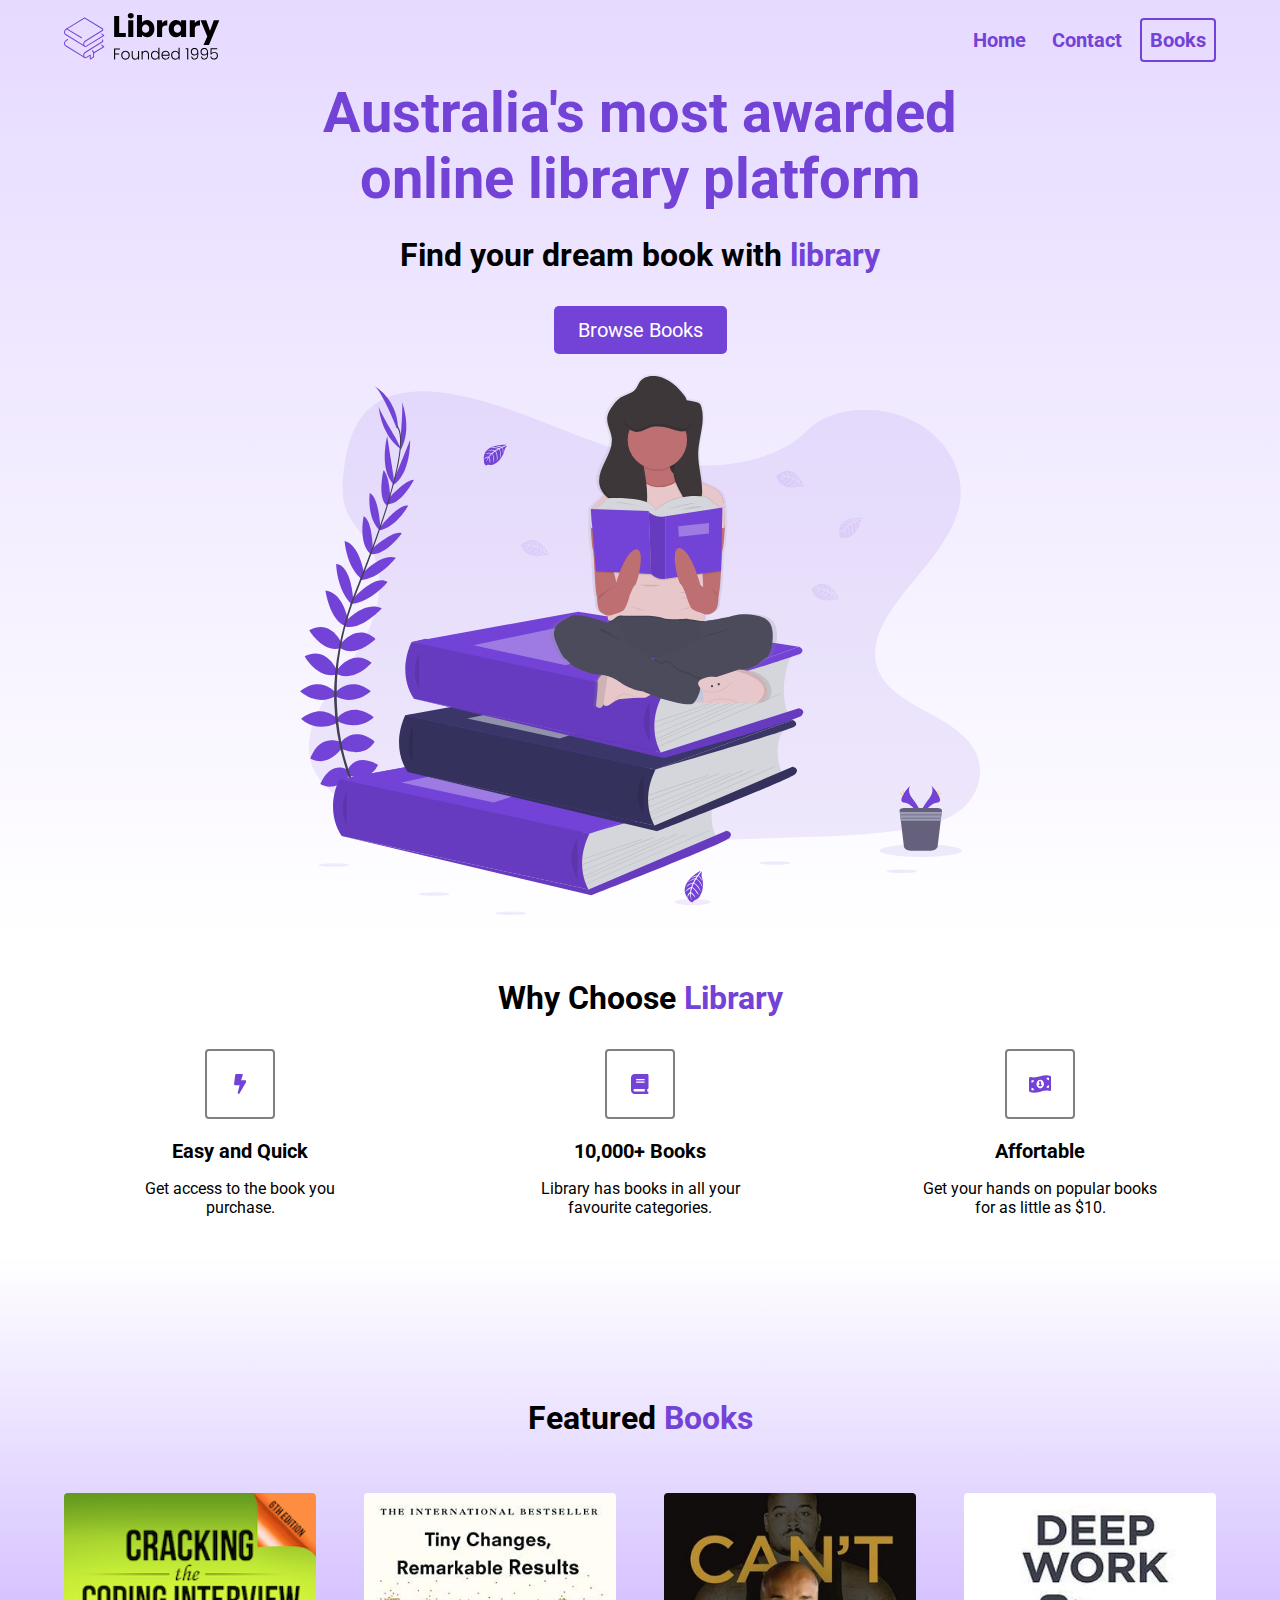
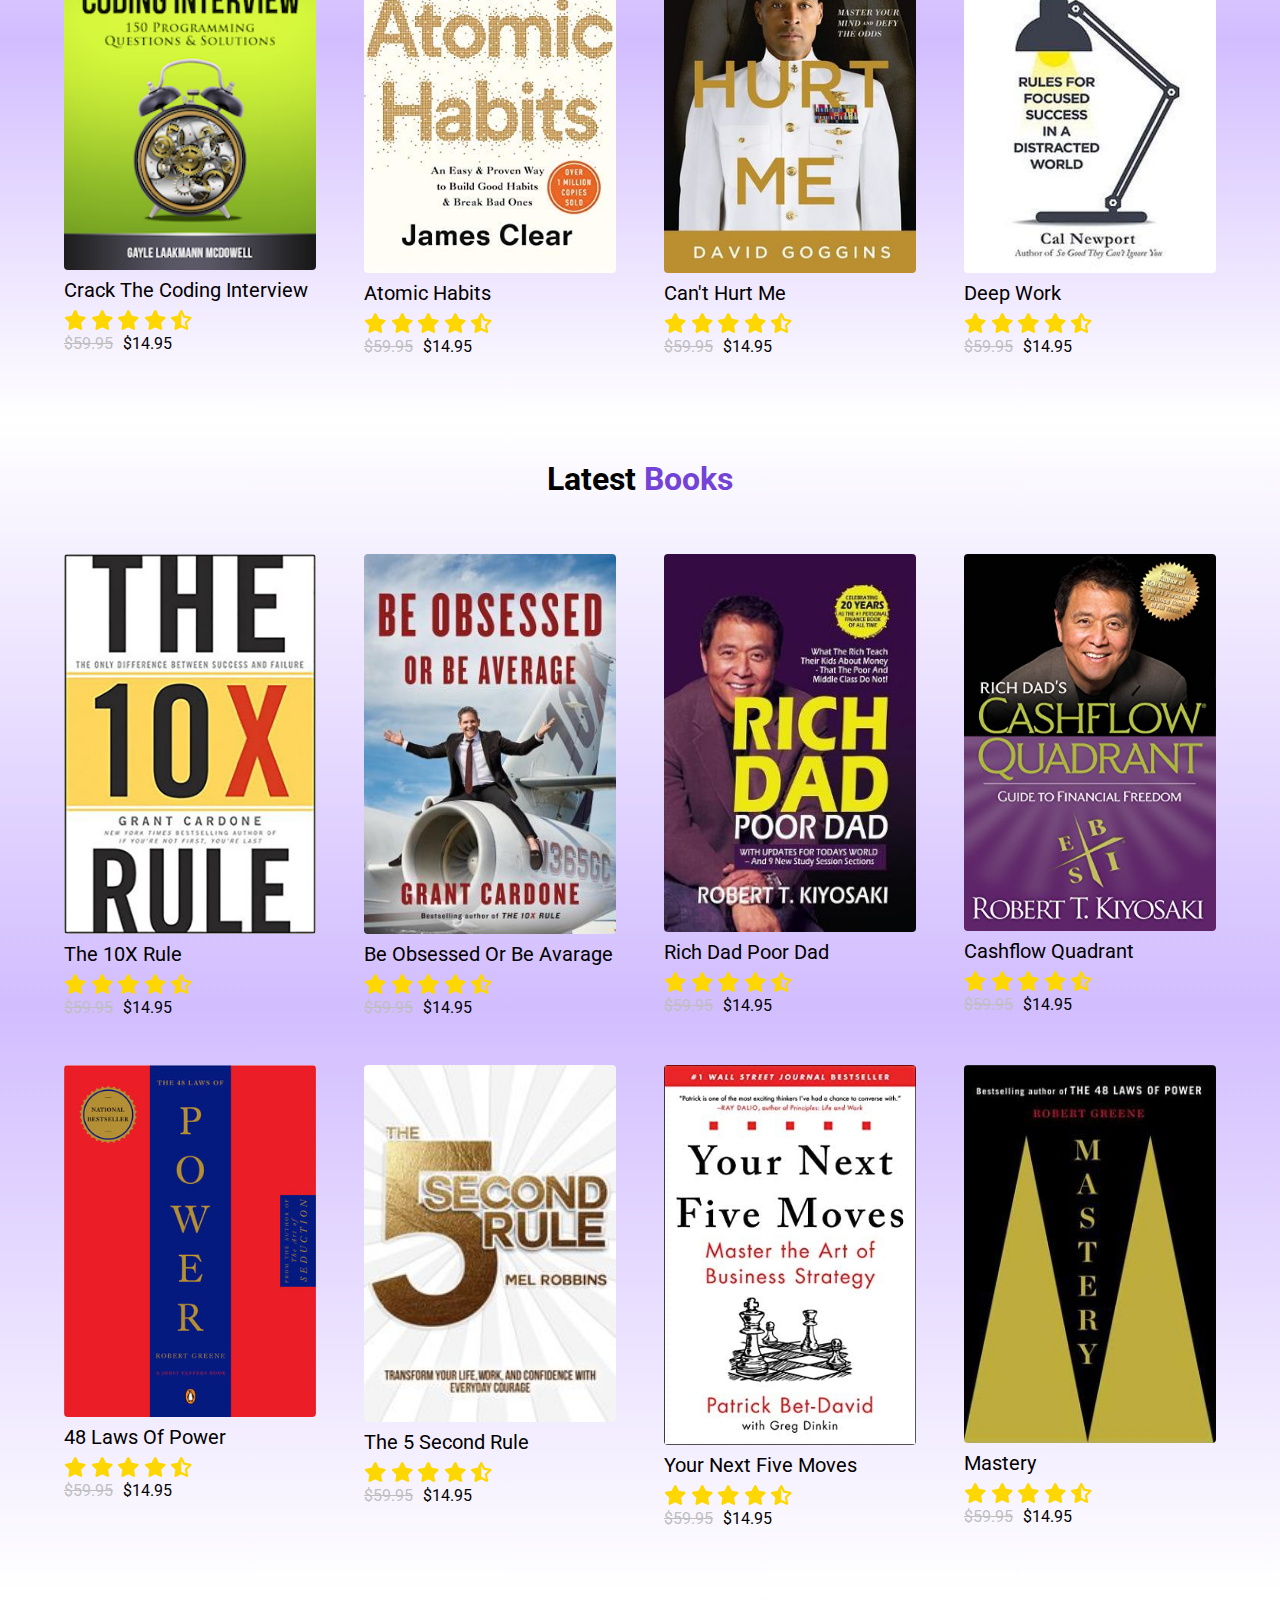
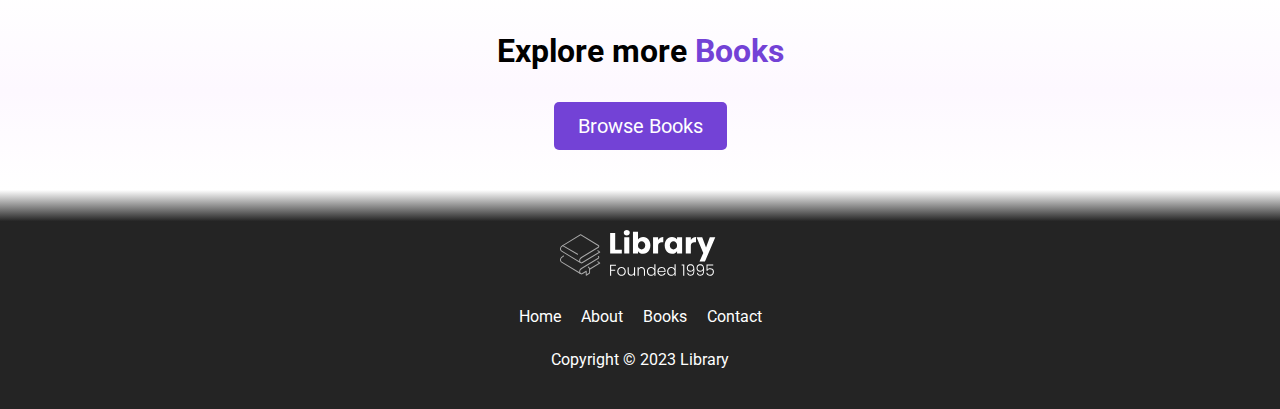
<file: Project e-commerce/index.html>
<!DOCTYPE html>
<html lang="en">
<head>
    <meta charset="UTF-8">
    <meta http-equiv="X-UA-Compatible" content="IE=edge">
    <meta name="viewport" content="width=device-width, initial-scale=1.0">
    <title>Library</title>
    <link rel="stylesheet" href="./styles.css">
    <script src="app.js"></script>
</head>
<body>
    <section class="linear__gradient">
        <nav>
            <div class="nav__container">
                <img class="logo" src="./assets/Library.svg">
                <ul class="nav__links">
                    <li><a href="#" class="nav__link">Home</a></li>
                    <li><a href="#" class="nav__link">Contact</a></li>
                    <li><a href="#" class="nav__link nav__link--primary">Books</a></li>
                </ul>
            
            <button class="btn__menu" onclick="openMenu()">
                <svg class="menu__open" xmlns="http://www.w3.org/2000/svg" viewBox="0 0 448 512"><path d="M0 96C0 78.3 14.3 64 32 64H416c17.7 0 32 14.3 32 32s-14.3 32-32 32H32C14.3 128 0 113.7 0 96zM0 256c0-17.7 14.3-32 32-32H416c17.7 0 32 14.3 32 32s-14.3 32-32 32H32c-17.7 0-32-14.3-32-32zM448 416c0 17.7-14.3 32-32 32H32c-17.7 0-32-14.3-32-32s14.3-32 32-32H416c17.7 0 32 14.3 32 32z"/></svg>
            </button>
            <div class="menu__backdrop">
                <button class="btn__menu btn__menu--close" onclick="closeMenu()">
                    <svg class="x__button" xmlns="http://www.w3.org/2000/svg" viewBox="0 0 384 512"><path d="M376.6 84.5c11.3-13.6 9.5-33.8-4.1-45.1s-33.8-9.5-45.1 4.1L192 206 56.6 43.5C45.3 29.9 25.1 28.1 11.5 39.4S-3.9 70.9 7.4 84.5L150.3 256 7.4 427.5c-11.3 13.6-9.5 33.8 4.1 45.1s33.8 9.5 45.1-4.1L192 306 327.4 468.5c11.3 13.6 31.5 15.4 45.1 4.1s15.4-31.5 4.1-45.1L233.7 256 376.6 84.5z"/></svg>
                </button>
                <ul class="menu__links">
                    <li class="menu__list">
                        <a href="#" class="menu__link" onclick="closeMenu()">Home</a>
                    </li>
                    <li class="menu__list">
                        <a href="#features" class="menu__link" onclick="closeMenu()">Books</a>
                    </li>
                    <li class="menu__list">
                        <a class="menu__link no-cursor" onclick="closeMenu()">Contact</a>
                    </li>
                </ul>
            </div>
        </div>
        </nav>
        <header>
            <div class="header__container">
                <div class="header__description">
                    <h1>
                       <span class="purple">Australia's most awarded online library platform</span>
                    </h1>
                    <h2>
                        Find your dream book with <span class="purple">library</span>
                    </h2>
                    <a href="#features">
                        <button class="btn">Browse Books</button>
                    </a>
                </div>
                <figure>
                    <img src="./assets/Undraw_Books.svg" class="header__img--wrapper">
                </figure>
            </div>
        </header>
    </section>
    <main>
        <section id="highlights">
            <div class="container">
                <div class="row">
                    <h2 class="section__title">
                        Why Choose <span class="purple">Library</span>
                    </h2>
                    <div class="highlight__wrapper">
                        <div class="highlight">
                            <div class="highlight__img">
                                <svg class="first__icons" xmlns="http://www.w3.org/2000/svg" viewBox="0 0 320 512"><path d="M296 160H180.6l42.6-129.8C227.2 15 215.7 0 200 0H56C44 0 33.8 8.9 32.2 20.8l-32 240C-1.7 275.2 9.5 288 24 288h118.7L96.6 482.5c-3.6 15.2 8 29.5 23.3 29.5 8.4 0 16.4-4.4 20.8-12l176-304c9.3-15.9-2.2-36-20.7-36z"/></svg>
                            </div>
                                <h3 class="highlight__subtitle">
                                    Easy and Quick
                                </h3>
                                <p class="highlight__para">
                                    Get access to the book you purchase.
                                </p>
                        </div>
                        <div class="highlight">
                            <div class="highlight__img">
                                <svg class="first__icons" xmlns="http://www.w3.org/2000/svg" viewBox="0 0 448 512"><path d="M96 0C43 0 0 43 0 96V416c0 53 43 96 96 96H384h32c17.7 0 32-14.3 32-32s-14.3-32-32-32V384c17.7 0 32-14.3 32-32V32c0-17.7-14.3-32-32-32H384 96zm0 384H352v64H96c-17.7 0-32-14.3-32-32s14.3-32 32-32zm32-240c0-8.8 7.2-16 16-16H336c8.8 0 16 7.2 16 16s-7.2 16-16 16H144c-8.8 0-16-7.2-16-16zm16 48H336c8.8 0 16 7.2 16 16s-7.2 16-16 16H144c-8.8 0-16-7.2-16-16s7.2-16 16-16z"/></svg>
                            </div>
                                <h3 class="highlight__subtitle">
                                    10,000+ Books
                                </h3>
                                <p class="highlight__para">
                                    Library has books in all your favourite categories.
                                </p>
                        </div>
                        <div class="highlight">
                            <div class="highlight__img">
                                <svg class="first__icons" xmlns="http://www.w3.org/2000/svg" viewBox="0 0 576 512"><path d="M0 112.5V422.3c0 18 10.1 35 27 41.3c87 32.5 174 10.3 261-11.9c79.8-20.3 159.6-40.7 239.3-18.9c23 6.3 48.7-9.5 48.7-33.4V89.7c0-18-10.1-35-27-41.3C462 15.9 375 38.1 288 60.3C208.2 80.6 128.4 100.9 48.7 79.1C25.6 72.8 0 88.6 0 112.5zM128 416H64V352c35.3 0 64 28.7 64 64zM64 224V160h64c0 35.3-28.7 64-64 64zM448 352c0-35.3 28.7-64 64-64v64H448zm64-192c-35.3 0-64-28.7-64-64h64v64zM384 256c0 61.9-43 112-96 112s-96-50.1-96-112s43-112 96-112s96 50.1 96 112zM252 208c0 9.7 6.9 17.7 16 19.6V276h-4c-11 0-20 9-20 20s9 20 20 20h24 24c11 0 20-9 20-20s-9-20-20-20h-4V208c0-11-9-20-20-20H272c-11 0-20 9-20 20z"/></svg>
                            </div>
                                <h3 class="highlight__subtitle">
                                    Affortable
                                </h3>
                                <p class="highlight__para">
                                    Get your hands on popular books for as little as $10.
                                </p>
                        </div>
                    </div>
                </div>
            </div>
        </section>
        <section id="features">
            <div class="container">
                <div class="row">
                    <h2 class="section__title">
                        Featured <span class="purple">Books</span>
                    </h2>
                    <div class="books">
                        <div class="book">
                            <figure class="book__img--wrapper">
                                <img class="book__img" src="./assets/crack the coding interview.png">
                            </figure>
                            <div class="book__title">
                                Crack The Coding Interview
                            </div>
                            <div class="book__rating">
                                <svg  class="stars" xmlns="http://www.w3.org/2000/svg" viewBox="0 0 576 512"><path d="M316.9 18C311.6 7 300.4 0 288.1 0s-23.4 7-28.8 18L195 150.3 51.4 171.5c-12 1.8-22 10.2-25.7 21.7s-.7 24.2 7.9 32.7L137.8 329 113.2 474.7c-2 12 3 24.2 12.9 31.3s23 8 33.8 2.3l128.3-68.5 128.3 68.5c10.8 5.7 23.9 4.9 33.8-2.3s14.9-19.3 12.9-31.3L438.5 329 542.7 225.9c8.6-8.5 11.7-21.2 7.9-32.7s-13.7-19.9-25.7-21.7L381.2 150.3 316.9 18z"/></svg>
                                <svg  class="stars" xmlns="http://www.w3.org/2000/svg" viewBox="0 0 576 512"><path d="M316.9 18C311.6 7 300.4 0 288.1 0s-23.4 7-28.8 18L195 150.3 51.4 171.5c-12 1.8-22 10.2-25.7 21.7s-.7 24.2 7.9 32.7L137.8 329 113.2 474.7c-2 12 3 24.2 12.9 31.3s23 8 33.8 2.3l128.3-68.5 128.3 68.5c10.8 5.7 23.9 4.9 33.8-2.3s14.9-19.3 12.9-31.3L438.5 329 542.7 225.9c8.6-8.5 11.7-21.2 7.9-32.7s-13.7-19.9-25.7-21.7L381.2 150.3 316.9 18z"/></svg>
                                <svg  class="stars" xmlns="http://www.w3.org/2000/svg" viewBox="0 0 576 512"><path d="M316.9 18C311.6 7 300.4 0 288.1 0s-23.4 7-28.8 18L195 150.3 51.4 171.5c-12 1.8-22 10.2-25.7 21.7s-.7 24.2 7.9 32.7L137.8 329 113.2 474.7c-2 12 3 24.2 12.9 31.3s23 8 33.8 2.3l128.3-68.5 128.3 68.5c10.8 5.7 23.9 4.9 33.8-2.3s14.9-19.3 12.9-31.3L438.5 329 542.7 225.9c8.6-8.5 11.7-21.2 7.9-32.7s-13.7-19.9-25.7-21.7L381.2 150.3 316.9 18z"/></svg>
                                <svg  class="stars" xmlns="http://www.w3.org/2000/svg" viewBox="0 0 576 512"><path d="M316.9 18C311.6 7 300.4 0 288.1 0s-23.4 7-28.8 18L195 150.3 51.4 171.5c-12 1.8-22 10.2-25.7 21.7s-.7 24.2 7.9 32.7L137.8 329 113.2 474.7c-2 12 3 24.2 12.9 31.3s23 8 33.8 2.3l128.3-68.5 128.3 68.5c10.8 5.7 23.9 4.9 33.8-2.3s14.9-19.3 12.9-31.3L438.5 329 542.7 225.9c8.6-8.5 11.7-21.2 7.9-32.7s-13.7-19.9-25.7-21.7L381.2 150.3 316.9 18z"/></svg>
                                <svg  class="stars" xmlns="http://www.w3.org/2000/svg" viewBox="0 0 576 512"><path d="M288 376.4l.1-.1 26.4 14.1 85.2 45.5-16.5-97.6-4.8-28.7 20.7-20.5 70.1-69.3-96.1-14.2-29.3-4.3-12.9-26.6L288.1 86.9l-.1 .3V376.4zm175.1 98.3c2 12-3 24.2-12.9 31.3s-23 8-33.8 2.3L288.1 439.8 159.8 508.3C149 514 135.9 513.1 126 506s-14.9-19.3-12.9-31.3L137.8 329 33.6 225.9c-8.6-8.5-11.7-21.2-7.9-32.7s13.7-19.9 25.7-21.7L195 150.3 259.4 18c5.4-11 16.5-18 28.8-18s23.4 7 28.8 18l64.3 132.3 143.6 21.2c12 1.8 22 10.2 25.7 21.7s.7 24.2-7.9 32.7L438.5 329l24.6 145.7z"/></svg>
                            </div>
                            <div class="book__price">
                                <span class="book__price--normal">$59.95</span> $14.95
                            </div>
                        </div>
                        <div class="book">
                            <figure class="book__img--wrapper">
                                <img class="book__img" src="./assets/atomic habits.jpg">
                            </figure>
                            <div class="book__title">
                                Atomic Habits
                            </div>
                            <div class="book__rating">
                                <svg class="stars" xmlns="http://www.w3.org/2000/svg" viewBox="0 0 576 512"><path d="M316.9 18C311.6 7 300.4 0 288.1 0s-23.4 7-28.8 18L195 150.3 51.4 171.5c-12 1.8-22 10.2-25.7 21.7s-.7 24.2 7.9 32.7L137.8 329 113.2 474.7c-2 12 3 24.2 12.9 31.3s23 8 33.8 2.3l128.3-68.5 128.3 68.5c10.8 5.7 23.9 4.9 33.8-2.3s14.9-19.3 12.9-31.3L438.5 329 542.7 225.9c8.6-8.5 11.7-21.2 7.9-32.7s-13.7-19.9-25.7-21.7L381.2 150.3 316.9 18z"/></svg>
                                <svg class="stars" xmlns="http://www.w3.org/2000/svg" viewBox="0 0 576 512"><path d="M316.9 18C311.6 7 300.4 0 288.1 0s-23.4 7-28.8 18L195 150.3 51.4 171.5c-12 1.8-22 10.2-25.7 21.7s-.7 24.2 7.9 32.7L137.8 329 113.2 474.7c-2 12 3 24.2 12.9 31.3s23 8 33.8 2.3l128.3-68.5 128.3 68.5c10.8 5.7 23.9 4.9 33.8-2.3s14.9-19.3 12.9-31.3L438.5 329 542.7 225.9c8.6-8.5 11.7-21.2 7.9-32.7s-13.7-19.9-25.7-21.7L381.2 150.3 316.9 18z"/></svg>
                                <svg class="stars" xmlns="http://www.w3.org/2000/svg" viewBox="0 0 576 512"><path d="M316.9 18C311.6 7 300.4 0 288.1 0s-23.4 7-28.8 18L195 150.3 51.4 171.5c-12 1.8-22 10.2-25.7 21.7s-.7 24.2 7.9 32.7L137.8 329 113.2 474.7c-2 12 3 24.2 12.9 31.3s23 8 33.8 2.3l128.3-68.5 128.3 68.5c10.8 5.7 23.9 4.9 33.8-2.3s14.9-19.3 12.9-31.3L438.5 329 542.7 225.9c8.6-8.5 11.7-21.2 7.9-32.7s-13.7-19.9-25.7-21.7L381.2 150.3 316.9 18z"/></svg>
                                <svg class="stars" xmlns="http://www.w3.org/2000/svg" viewBox="0 0 576 512"><path d="M316.9 18C311.6 7 300.4 0 288.1 0s-23.4 7-28.8 18L195 150.3 51.4 171.5c-12 1.8-22 10.2-25.7 21.7s-.7 24.2 7.9 32.7L137.8 329 113.2 474.7c-2 12 3 24.2 12.9 31.3s23 8 33.8 2.3l128.3-68.5 128.3 68.5c10.8 5.7 23.9 4.9 33.8-2.3s14.9-19.3 12.9-31.3L438.5 329 542.7 225.9c8.6-8.5 11.7-21.2 7.9-32.7s-13.7-19.9-25.7-21.7L381.2 150.3 316.9 18z"/></svg>
                                <svg class="stars" xmlns="http://www.w3.org/2000/svg" viewBox="0 0 576 512"><path d="M288 376.4l.1-.1 26.4 14.1 85.2 45.5-16.5-97.6-4.8-28.7 20.7-20.5 70.1-69.3-96.1-14.2-29.3-4.3-12.9-26.6L288.1 86.9l-.1 .3V376.4zm175.1 98.3c2 12-3 24.2-12.9 31.3s-23 8-33.8 2.3L288.1 439.8 159.8 508.3C149 514 135.9 513.1 126 506s-14.9-19.3-12.9-31.3L137.8 329 33.6 225.9c-8.6-8.5-11.7-21.2-7.9-32.7s13.7-19.9 25.7-21.7L195 150.3 259.4 18c5.4-11 16.5-18 28.8-18s23.4 7 28.8 18l64.3 132.3 143.6 21.2c12 1.8 22 10.2 25.7 21.7s.7 24.2-7.9 32.7L438.5 329l24.6 145.7z"/></svg>
                            </div>
                            <div class="book__price">
                                <span class="book__price--normal">$59.95</span> $14.95
                            </div>
                        </div>
                        <div class="book">
                            <figure class="book__img--wrapper">
                                <img class="book__img" src="./assets/david goggins.jpeg">
                            </figure>
                            <div class="book__title">
                                Can't Hurt Me
                            </div>
                            <div class="book__rating">
                                <svg class="stars" xmlns="http://www.w3.org/2000/svg" viewBox="0 0 576 512"><path d="M316.9 18C311.6 7 300.4 0 288.1 0s-23.4 7-28.8 18L195 150.3 51.4 171.5c-12 1.8-22 10.2-25.7 21.7s-.7 24.2 7.9 32.7L137.8 329 113.2 474.7c-2 12 3 24.2 12.9 31.3s23 8 33.8 2.3l128.3-68.5 128.3 68.5c10.8 5.7 23.9 4.9 33.8-2.3s14.9-19.3 12.9-31.3L438.5 329 542.7 225.9c8.6-8.5 11.7-21.2 7.9-32.7s-13.7-19.9-25.7-21.7L381.2 150.3 316.9 18z"/></svg>
                                <svg class="stars" xmlns="http://www.w3.org/2000/svg" viewBox="0 0 576 512"><path d="M316.9 18C311.6 7 300.4 0 288.1 0s-23.4 7-28.8 18L195 150.3 51.4 171.5c-12 1.8-22 10.2-25.7 21.7s-.7 24.2 7.9 32.7L137.8 329 113.2 474.7c-2 12 3 24.2 12.9 31.3s23 8 33.8 2.3l128.3-68.5 128.3 68.5c10.8 5.7 23.9 4.9 33.8-2.3s14.9-19.3 12.9-31.3L438.5 329 542.7 225.9c8.6-8.5 11.7-21.2 7.9-32.7s-13.7-19.9-25.7-21.7L381.2 150.3 316.9 18z"/></svg>
                                <svg class="stars" xmlns="http://www.w3.org/2000/svg" viewBox="0 0 576 512"><path d="M316.9 18C311.6 7 300.4 0 288.1 0s-23.4 7-28.8 18L195 150.3 51.4 171.5c-12 1.8-22 10.2-25.7 21.7s-.7 24.2 7.9 32.7L137.8 329 113.2 474.7c-2 12 3 24.2 12.9 31.3s23 8 33.8 2.3l128.3-68.5 128.3 68.5c10.8 5.7 23.9 4.9 33.8-2.3s14.9-19.3 12.9-31.3L438.5 329 542.7 225.9c8.6-8.5 11.7-21.2 7.9-32.7s-13.7-19.9-25.7-21.7L381.2 150.3 316.9 18z"/></svg>
                                <svg class="stars" xmlns="http://www.w3.org/2000/svg" viewBox="0 0 576 512"><path d="M316.9 18C311.6 7 300.4 0 288.1 0s-23.4 7-28.8 18L195 150.3 51.4 171.5c-12 1.8-22 10.2-25.7 21.7s-.7 24.2 7.9 32.7L137.8 329 113.2 474.7c-2 12 3 24.2 12.9 31.3s23 8 33.8 2.3l128.3-68.5 128.3 68.5c10.8 5.7 23.9 4.9 33.8-2.3s14.9-19.3 12.9-31.3L438.5 329 542.7 225.9c8.6-8.5 11.7-21.2 7.9-32.7s-13.7-19.9-25.7-21.7L381.2 150.3 316.9 18z"/></svg>
                                <svg class="stars" xmlns="http://www.w3.org/2000/svg" viewBox="0 0 576 512"><path d="M288 376.4l.1-.1 26.4 14.1 85.2 45.5-16.5-97.6-4.8-28.7 20.7-20.5 70.1-69.3-96.1-14.2-29.3-4.3-12.9-26.6L288.1 86.9l-.1 .3V376.4zm175.1 98.3c2 12-3 24.2-12.9 31.3s-23 8-33.8 2.3L288.1 439.8 159.8 508.3C149 514 135.9 513.1 126 506s-14.9-19.3-12.9-31.3L137.8 329 33.6 225.9c-8.6-8.5-11.7-21.2-7.9-32.7s13.7-19.9 25.7-21.7L195 150.3 259.4 18c5.4-11 16.5-18 28.8-18s23.4 7 28.8 18l64.3 132.3 143.6 21.2c12 1.8 22 10.2 25.7 21.7s.7 24.2-7.9 32.7L438.5 329l24.6 145.7z"/></svg>
                            </div>
                            <div class="book__price">
                                <span class="book__price--normal">$59.95</span> $14.95
                            </div>
                        </div>
                        <div class="book">
                            <figure class="book__img--wrapper">
                                <img class="book__img" src="./assets/deep work.jpeg">
                            </figure>
                            <div class="book__title">
                                Deep Work
                            </div>
                            <div class="book__rating">
                                <svg class="stars" xmlns="http://www.w3.org/2000/svg" viewBox="0 0 576 512"><path d="M316.9 18C311.6 7 300.4 0 288.1 0s-23.4 7-28.8 18L195 150.3 51.4 171.5c-12 1.8-22 10.2-25.7 21.7s-.7 24.2 7.9 32.7L137.8 329 113.2 474.7c-2 12 3 24.2 12.9 31.3s23 8 33.8 2.3l128.3-68.5 128.3 68.5c10.8 5.7 23.9 4.9 33.8-2.3s14.9-19.3 12.9-31.3L438.5 329 542.7 225.9c8.6-8.5 11.7-21.2 7.9-32.7s-13.7-19.9-25.7-21.7L381.2 150.3 316.9 18z"/></svg>
                                <svg class="stars" xmlns="http://www.w3.org/2000/svg" viewBox="0 0 576 512"><path d="M316.9 18C311.6 7 300.4 0 288.1 0s-23.4 7-28.8 18L195 150.3 51.4 171.5c-12 1.8-22 10.2-25.7 21.7s-.7 24.2 7.9 32.7L137.8 329 113.2 474.7c-2 12 3 24.2 12.9 31.3s23 8 33.8 2.3l128.3-68.5 128.3 68.5c10.8 5.7 23.9 4.9 33.8-2.3s14.9-19.3 12.9-31.3L438.5 329 542.7 225.9c8.6-8.5 11.7-21.2 7.9-32.7s-13.7-19.9-25.7-21.7L381.2 150.3 316.9 18z"/></svg>
                                <svg class="stars" xmlns="http://www.w3.org/2000/svg" viewBox="0 0 576 512"><path d="M316.9 18C311.6 7 300.4 0 288.1 0s-23.4 7-28.8 18L195 150.3 51.4 171.5c-12 1.8-22 10.2-25.7 21.7s-.7 24.2 7.9 32.7L137.8 329 113.2 474.7c-2 12 3 24.2 12.9 31.3s23 8 33.8 2.3l128.3-68.5 128.3 68.5c10.8 5.7 23.9 4.9 33.8-2.3s14.9-19.3 12.9-31.3L438.5 329 542.7 225.9c8.6-8.5 11.7-21.2 7.9-32.7s-13.7-19.9-25.7-21.7L381.2 150.3 316.9 18z"/></svg>
                                <svg class="stars" xmlns="http://www.w3.org/2000/svg" viewBox="0 0 576 512"><path d="M316.9 18C311.6 7 300.4 0 288.1 0s-23.4 7-28.8 18L195 150.3 51.4 171.5c-12 1.8-22 10.2-25.7 21.7s-.7 24.2 7.9 32.7L137.8 329 113.2 474.7c-2 12 3 24.2 12.9 31.3s23 8 33.8 2.3l128.3-68.5 128.3 68.5c10.8 5.7 23.9 4.9 33.8-2.3s14.9-19.3 12.9-31.3L438.5 329 542.7 225.9c8.6-8.5 11.7-21.2 7.9-32.7s-13.7-19.9-25.7-21.7L381.2 150.3 316.9 18z"/></svg>
                                <svg class="stars" xmlns="http://www.w3.org/2000/svg" viewBox="0 0 576 512"><path d="M288 376.4l.1-.1 26.4 14.1 85.2 45.5-16.5-97.6-4.8-28.7 20.7-20.5 70.1-69.3-96.1-14.2-29.3-4.3-12.9-26.6L288.1 86.9l-.1 .3V376.4zm175.1 98.3c2 12-3 24.2-12.9 31.3s-23 8-33.8 2.3L288.1 439.8 159.8 508.3C149 514 135.9 513.1 126 506s-14.9-19.3-12.9-31.3L137.8 329 33.6 225.9c-8.6-8.5-11.7-21.2-7.9-32.7s13.7-19.9 25.7-21.7L195 150.3 259.4 18c5.4-11 16.5-18 28.8-18s23.4 7 28.8 18l64.3 132.3 143.6 21.2c12 1.8 22 10.2 25.7 21.7s.7 24.2-7.9 32.7L438.5 329l24.6 145.7z"/></svg>
                            </div>
                            <div class="book__price">
                                <span class="book__price--normal">$59.95</span> $14.95
                            </div>
                        </div>
                    </div>  
                </div>
            </div>
        </section>
        <section id="recent">
            <div class="container">
                <div class="row">
                    <h2 class="section__title">
                        Latest <span class="purple">Books</span>
                    </h2>
                    <div class="books">
                        <div class="book">
                            <figure class="book__img--wrapper">
                                <img class="book__img" src="./assets/book-1.jpeg">
                            </figure>
                            <div class="book__title">
                                The 10X Rule
                            </div>
                            <div class="book__rating">
                                <svg class="stars" xmlns="http://www.w3.org/2000/svg" viewBox="0 0 576 512"><path d="M316.9 18C311.6 7 300.4 0 288.1 0s-23.4 7-28.8 18L195 150.3 51.4 171.5c-12 1.8-22 10.2-25.7 21.7s-.7 24.2 7.9 32.7L137.8 329 113.2 474.7c-2 12 3 24.2 12.9 31.3s23 8 33.8 2.3l128.3-68.5 128.3 68.5c10.8 5.7 23.9 4.9 33.8-2.3s14.9-19.3 12.9-31.3L438.5 329 542.7 225.9c8.6-8.5 11.7-21.2 7.9-32.7s-13.7-19.9-25.7-21.7L381.2 150.3 316.9 18z"/></svg>
                                <svg class="stars" xmlns="http://www.w3.org/2000/svg" viewBox="0 0 576 512"><path d="M316.9 18C311.6 7 300.4 0 288.1 0s-23.4 7-28.8 18L195 150.3 51.4 171.5c-12 1.8-22 10.2-25.7 21.7s-.7 24.2 7.9 32.7L137.8 329 113.2 474.7c-2 12 3 24.2 12.9 31.3s23 8 33.8 2.3l128.3-68.5 128.3 68.5c10.8 5.7 23.9 4.9 33.8-2.3s14.9-19.3 12.9-31.3L438.5 329 542.7 225.9c8.6-8.5 11.7-21.2 7.9-32.7s-13.7-19.9-25.7-21.7L381.2 150.3 316.9 18z"/></svg>
                                <svg class="stars" xmlns="http://www.w3.org/2000/svg" viewBox="0 0 576 512"><path d="M316.9 18C311.6 7 300.4 0 288.1 0s-23.4 7-28.8 18L195 150.3 51.4 171.5c-12 1.8-22 10.2-25.7 21.7s-.7 24.2 7.9 32.7L137.8 329 113.2 474.7c-2 12 3 24.2 12.9 31.3s23 8 33.8 2.3l128.3-68.5 128.3 68.5c10.8 5.7 23.9 4.9 33.8-2.3s14.9-19.3 12.9-31.3L438.5 329 542.7 225.9c8.6-8.5 11.7-21.2 7.9-32.7s-13.7-19.9-25.7-21.7L381.2 150.3 316.9 18z"/></svg>
                                <svg class="stars" xmlns="http://www.w3.org/2000/svg" viewBox="0 0 576 512"><path d="M316.9 18C311.6 7 300.4 0 288.1 0s-23.4 7-28.8 18L195 150.3 51.4 171.5c-12 1.8-22 10.2-25.7 21.7s-.7 24.2 7.9 32.7L137.8 329 113.2 474.7c-2 12 3 24.2 12.9 31.3s23 8 33.8 2.3l128.3-68.5 128.3 68.5c10.8 5.7 23.9 4.9 33.8-2.3s14.9-19.3 12.9-31.3L438.5 329 542.7 225.9c8.6-8.5 11.7-21.2 7.9-32.7s-13.7-19.9-25.7-21.7L381.2 150.3 316.9 18z"/></svg>
                                <svg class="stars" xmlns="http://www.w3.org/2000/svg" viewBox="0 0 576 512"><path d="M288 376.4l.1-.1 26.4 14.1 85.2 45.5-16.5-97.6-4.8-28.7 20.7-20.5 70.1-69.3-96.1-14.2-29.3-4.3-12.9-26.6L288.1 86.9l-.1 .3V376.4zm175.1 98.3c2 12-3 24.2-12.9 31.3s-23 8-33.8 2.3L288.1 439.8 159.8 508.3C149 514 135.9 513.1 126 506s-14.9-19.3-12.9-31.3L137.8 329 33.6 225.9c-8.6-8.5-11.7-21.2-7.9-32.7s13.7-19.9 25.7-21.7L195 150.3 259.4 18c5.4-11 16.5-18 28.8-18s23.4 7 28.8 18l64.3 132.3 143.6 21.2c12 1.8 22 10.2 25.7 21.7s.7 24.2-7.9 32.7L438.5 329l24.6 145.7z"/></svg>
                            </div>
                            <div class="book__price">
                                <span class="book__price--normal">$59.95</span> $14.95
                            </div>
                        </div>
                        <div class="book">
                            <figure class="book__img--wrapper">
                                <img class="book__img" src="./assets/book-2.jpeg">
                            </figure>
                            <div class="book__title">
                                Be Obsessed Or Be Avarage
                            </div>
                            <div class="book__rating">
                                <svg class="stars" xmlns="http://www.w3.org/2000/svg" viewBox="0 0 576 512"><path d="M316.9 18C311.6 7 300.4 0 288.1 0s-23.4 7-28.8 18L195 150.3 51.4 171.5c-12 1.8-22 10.2-25.7 21.7s-.7 24.2 7.9 32.7L137.8 329 113.2 474.7c-2 12 3 24.2 12.9 31.3s23 8 33.8 2.3l128.3-68.5 128.3 68.5c10.8 5.7 23.9 4.9 33.8-2.3s14.9-19.3 12.9-31.3L438.5 329 542.7 225.9c8.6-8.5 11.7-21.2 7.9-32.7s-13.7-19.9-25.7-21.7L381.2 150.3 316.9 18z"/></svg>
                                <svg class="stars" xmlns="http://www.w3.org/2000/svg" viewBox="0 0 576 512"><path d="M316.9 18C311.6 7 300.4 0 288.1 0s-23.4 7-28.8 18L195 150.3 51.4 171.5c-12 1.8-22 10.2-25.7 21.7s-.7 24.2 7.9 32.7L137.8 329 113.2 474.7c-2 12 3 24.2 12.9 31.3s23 8 33.8 2.3l128.3-68.5 128.3 68.5c10.8 5.7 23.9 4.9 33.8-2.3s14.9-19.3 12.9-31.3L438.5 329 542.7 225.9c8.6-8.5 11.7-21.2 7.9-32.7s-13.7-19.9-25.7-21.7L381.2 150.3 316.9 18z"/></svg>
                                <svg class="stars" xmlns="http://www.w3.org/2000/svg" viewBox="0 0 576 512"><path d="M316.9 18C311.6 7 300.4 0 288.1 0s-23.4 7-28.8 18L195 150.3 51.4 171.5c-12 1.8-22 10.2-25.7 21.7s-.7 24.2 7.9 32.7L137.8 329 113.2 474.7c-2 12 3 24.2 12.9 31.3s23 8 33.8 2.3l128.3-68.5 128.3 68.5c10.8 5.7 23.9 4.9 33.8-2.3s14.9-19.3 12.9-31.3L438.5 329 542.7 225.9c8.6-8.5 11.7-21.2 7.9-32.7s-13.7-19.9-25.7-21.7L381.2 150.3 316.9 18z"/></svg>
                                <svg class="stars" xmlns="http://www.w3.org/2000/svg" viewBox="0 0 576 512"><path d="M316.9 18C311.6 7 300.4 0 288.1 0s-23.4 7-28.8 18L195 150.3 51.4 171.5c-12 1.8-22 10.2-25.7 21.7s-.7 24.2 7.9 32.7L137.8 329 113.2 474.7c-2 12 3 24.2 12.9 31.3s23 8 33.8 2.3l128.3-68.5 128.3 68.5c10.8 5.7 23.9 4.9 33.8-2.3s14.9-19.3 12.9-31.3L438.5 329 542.7 225.9c8.6-8.5 11.7-21.2 7.9-32.7s-13.7-19.9-25.7-21.7L381.2 150.3 316.9 18z"/></svg>
                                <svg class="stars" xmlns="http://www.w3.org/2000/svg" viewBox="0 0 576 512"><path d="M288 376.4l.1-.1 26.4 14.1 85.2 45.5-16.5-97.6-4.8-28.7 20.7-20.5 70.1-69.3-96.1-14.2-29.3-4.3-12.9-26.6L288.1 86.9l-.1 .3V376.4zm175.1 98.3c2 12-3 24.2-12.9 31.3s-23 8-33.8 2.3L288.1 439.8 159.8 508.3C149 514 135.9 513.1 126 506s-14.9-19.3-12.9-31.3L137.8 329 33.6 225.9c-8.6-8.5-11.7-21.2-7.9-32.7s13.7-19.9 25.7-21.7L195 150.3 259.4 18c5.4-11 16.5-18 28.8-18s23.4 7 28.8 18l64.3 132.3 143.6 21.2c12 1.8 22 10.2 25.7 21.7s.7 24.2-7.9 32.7L438.5 329l24.6 145.7z"/></svg>
                            </div>
                            <div class="book__price">
                                <span class="book__price--normal">$59.95</span> $14.95
                            </div>
                        </div>
                        <div class="book">
                            <figure class="book__img--wrapper">
                                <img class="book__img" src="./assets/book-3.jpeg">
                            </figure>
                            <div class="book__title">
                                Rich Dad Poor Dad
                            </div>
                            <div class="book__rating">
                                <svg class="stars" xmlns="http://www.w3.org/2000/svg" viewBox="0 0 576 512"><path d="M316.9 18C311.6 7 300.4 0 288.1 0s-23.4 7-28.8 18L195 150.3 51.4 171.5c-12 1.8-22 10.2-25.7 21.7s-.7 24.2 7.9 32.7L137.8 329 113.2 474.7c-2 12 3 24.2 12.9 31.3s23 8 33.8 2.3l128.3-68.5 128.3 68.5c10.8 5.7 23.9 4.9 33.8-2.3s14.9-19.3 12.9-31.3L438.5 329 542.7 225.9c8.6-8.5 11.7-21.2 7.9-32.7s-13.7-19.9-25.7-21.7L381.2 150.3 316.9 18z"/></svg>
                                <svg class="stars" xmlns="http://www.w3.org/2000/svg" viewBox="0 0 576 512"><path d="M316.9 18C311.6 7 300.4 0 288.1 0s-23.4 7-28.8 18L195 150.3 51.4 171.5c-12 1.8-22 10.2-25.7 21.7s-.7 24.2 7.9 32.7L137.8 329 113.2 474.7c-2 12 3 24.2 12.9 31.3s23 8 33.8 2.3l128.3-68.5 128.3 68.5c10.8 5.7 23.9 4.9 33.8-2.3s14.9-19.3 12.9-31.3L438.5 329 542.7 225.9c8.6-8.5 11.7-21.2 7.9-32.7s-13.7-19.9-25.7-21.7L381.2 150.3 316.9 18z"/></svg>
                                <svg class="stars" xmlns="http://www.w3.org/2000/svg" viewBox="0 0 576 512"><path d="M316.9 18C311.6 7 300.4 0 288.1 0s-23.4 7-28.8 18L195 150.3 51.4 171.5c-12 1.8-22 10.2-25.7 21.7s-.7 24.2 7.9 32.7L137.8 329 113.2 474.7c-2 12 3 24.2 12.9 31.3s23 8 33.8 2.3l128.3-68.5 128.3 68.5c10.8 5.7 23.9 4.9 33.8-2.3s14.9-19.3 12.9-31.3L438.5 329 542.7 225.9c8.6-8.5 11.7-21.2 7.9-32.7s-13.7-19.9-25.7-21.7L381.2 150.3 316.9 18z"/></svg>
                                <svg class="stars" xmlns="http://www.w3.org/2000/svg" viewBox="0 0 576 512"><path d="M316.9 18C311.6 7 300.4 0 288.1 0s-23.4 7-28.8 18L195 150.3 51.4 171.5c-12 1.8-22 10.2-25.7 21.7s-.7 24.2 7.9 32.7L137.8 329 113.2 474.7c-2 12 3 24.2 12.9 31.3s23 8 33.8 2.3l128.3-68.5 128.3 68.5c10.8 5.7 23.9 4.9 33.8-2.3s14.9-19.3 12.9-31.3L438.5 329 542.7 225.9c8.6-8.5 11.7-21.2 7.9-32.7s-13.7-19.9-25.7-21.7L381.2 150.3 316.9 18z"/></svg>
                                <svg class="stars" xmlns="http://www.w3.org/2000/svg" viewBox="0 0 576 512"><path d="M288 376.4l.1-.1 26.4 14.1 85.2 45.5-16.5-97.6-4.8-28.7 20.7-20.5 70.1-69.3-96.1-14.2-29.3-4.3-12.9-26.6L288.1 86.9l-.1 .3V376.4zm175.1 98.3c2 12-3 24.2-12.9 31.3s-23 8-33.8 2.3L288.1 439.8 159.8 508.3C149 514 135.9 513.1 126 506s-14.9-19.3-12.9-31.3L137.8 329 33.6 225.9c-8.6-8.5-11.7-21.2-7.9-32.7s13.7-19.9 25.7-21.7L195 150.3 259.4 18c5.4-11 16.5-18 28.8-18s23.4 7 28.8 18l64.3 132.3 143.6 21.2c12 1.8 22 10.2 25.7 21.7s.7 24.2-7.9 32.7L438.5 329l24.6 145.7z"/></svg>
                            </div>
                            <div class="book__price">
                                <span class="book__price--normal">$59.95</span> $14.95
                            </div>
                        </div>
                        <div class="book">
                            <figure class="book__img--wrapper">
                                <img class="book__img" src="./assets/book-4.jpeg">
                            </figure>
                            <div class="book__title">
                                Cashflow Quadrant
                            </div>
                            <div class="book__rating">
                                <svg class="stars" xmlns="http://www.w3.org/2000/svg" viewBox="0 0 576 512"><path d="M316.9 18C311.6 7 300.4 0 288.1 0s-23.4 7-28.8 18L195 150.3 51.4 171.5c-12 1.8-22 10.2-25.7 21.7s-.7 24.2 7.9 32.7L137.8 329 113.2 474.7c-2 12 3 24.2 12.9 31.3s23 8 33.8 2.3l128.3-68.5 128.3 68.5c10.8 5.7 23.9 4.9 33.8-2.3s14.9-19.3 12.9-31.3L438.5 329 542.7 225.9c8.6-8.5 11.7-21.2 7.9-32.7s-13.7-19.9-25.7-21.7L381.2 150.3 316.9 18z"/></svg>
                                <svg class="stars" xmlns="http://www.w3.org/2000/svg" viewBox="0 0 576 512"><path d="M316.9 18C311.6 7 300.4 0 288.1 0s-23.4 7-28.8 18L195 150.3 51.4 171.5c-12 1.8-22 10.2-25.7 21.7s-.7 24.2 7.9 32.7L137.8 329 113.2 474.7c-2 12 3 24.2 12.9 31.3s23 8 33.8 2.3l128.3-68.5 128.3 68.5c10.8 5.7 23.9 4.9 33.8-2.3s14.9-19.3 12.9-31.3L438.5 329 542.7 225.9c8.6-8.5 11.7-21.2 7.9-32.7s-13.7-19.9-25.7-21.7L381.2 150.3 316.9 18z"/></svg>
                                <svg class="stars" xmlns="http://www.w3.org/2000/svg" viewBox="0 0 576 512"><path d="M316.9 18C311.6 7 300.4 0 288.1 0s-23.4 7-28.8 18L195 150.3 51.4 171.5c-12 1.8-22 10.2-25.7 21.7s-.7 24.2 7.9 32.7L137.8 329 113.2 474.7c-2 12 3 24.2 12.9 31.3s23 8 33.8 2.3l128.3-68.5 128.3 68.5c10.8 5.7 23.9 4.9 33.8-2.3s14.9-19.3 12.9-31.3L438.5 329 542.7 225.9c8.6-8.5 11.7-21.2 7.9-32.7s-13.7-19.9-25.7-21.7L381.2 150.3 316.9 18z"/></svg>
                                <svg class="stars" xmlns="http://www.w3.org/2000/svg" viewBox="0 0 576 512"><path d="M316.9 18C311.6 7 300.4 0 288.1 0s-23.4 7-28.8 18L195 150.3 51.4 171.5c-12 1.8-22 10.2-25.7 21.7s-.7 24.2 7.9 32.7L137.8 329 113.2 474.7c-2 12 3 24.2 12.9 31.3s23 8 33.8 2.3l128.3-68.5 128.3 68.5c10.8 5.7 23.9 4.9 33.8-2.3s14.9-19.3 12.9-31.3L438.5 329 542.7 225.9c8.6-8.5 11.7-21.2 7.9-32.7s-13.7-19.9-25.7-21.7L381.2 150.3 316.9 18z"/></svg>
                                <svg class="stars" xmlns="http://www.w3.org/2000/svg" viewBox="0 0 576 512"><path d="M288 376.4l.1-.1 26.4 14.1 85.2 45.5-16.5-97.6-4.8-28.7 20.7-20.5 70.1-69.3-96.1-14.2-29.3-4.3-12.9-26.6L288.1 86.9l-.1 .3V376.4zm175.1 98.3c2 12-3 24.2-12.9 31.3s-23 8-33.8 2.3L288.1 439.8 159.8 508.3C149 514 135.9 513.1 126 506s-14.9-19.3-12.9-31.3L137.8 329 33.6 225.9c-8.6-8.5-11.7-21.2-7.9-32.7s13.7-19.9 25.7-21.7L195 150.3 259.4 18c5.4-11 16.5-18 28.8-18s23.4 7 28.8 18l64.3 132.3 143.6 21.2c12 1.8 22 10.2 25.7 21.7s.7 24.2-7.9 32.7L438.5 329l24.6 145.7z"/></svg>
                            </div>
                            <div class="book__price">
                                <span class="book__price--normal">$59.95</span> $14.95
                            </div>
                        </div>
                        <div class="book">
                            <figure class="book__img--wrapper">
                                <img class="book__img" src="./assets/book-5.jpeg">
                            </figure>
                            <div class="book__title">
                                48 Laws Of Power
                            </div>
                            <div class="book__rating">
                                <svg class="stars" xmlns="http://www.w3.org/2000/svg" viewBox="0 0 576 512"><path d="M316.9 18C311.6 7 300.4 0 288.1 0s-23.4 7-28.8 18L195 150.3 51.4 171.5c-12 1.8-22 10.2-25.7 21.7s-.7 24.2 7.9 32.7L137.8 329 113.2 474.7c-2 12 3 24.2 12.9 31.3s23 8 33.8 2.3l128.3-68.5 128.3 68.5c10.8 5.7 23.9 4.9 33.8-2.3s14.9-19.3 12.9-31.3L438.5 329 542.7 225.9c8.6-8.5 11.7-21.2 7.9-32.7s-13.7-19.9-25.7-21.7L381.2 150.3 316.9 18z"/></svg>
                                <svg class="stars" xmlns="http://www.w3.org/2000/svg" viewBox="0 0 576 512"><path d="M316.9 18C311.6 7 300.4 0 288.1 0s-23.4 7-28.8 18L195 150.3 51.4 171.5c-12 1.8-22 10.2-25.7 21.7s-.7 24.2 7.9 32.7L137.8 329 113.2 474.7c-2 12 3 24.2 12.9 31.3s23 8 33.8 2.3l128.3-68.5 128.3 68.5c10.8 5.7 23.9 4.9 33.8-2.3s14.9-19.3 12.9-31.3L438.5 329 542.7 225.9c8.6-8.5 11.7-21.2 7.9-32.7s-13.7-19.9-25.7-21.7L381.2 150.3 316.9 18z"/></svg>
                                <svg class="stars" xmlns="http://www.w3.org/2000/svg" viewBox="0 0 576 512"><path d="M316.9 18C311.6 7 300.4 0 288.1 0s-23.4 7-28.8 18L195 150.3 51.4 171.5c-12 1.8-22 10.2-25.7 21.7s-.7 24.2 7.9 32.7L137.8 329 113.2 474.7c-2 12 3 24.2 12.9 31.3s23 8 33.8 2.3l128.3-68.5 128.3 68.5c10.8 5.7 23.9 4.9 33.8-2.3s14.9-19.3 12.9-31.3L438.5 329 542.7 225.9c8.6-8.5 11.7-21.2 7.9-32.7s-13.7-19.9-25.7-21.7L381.2 150.3 316.9 18z"/></svg>
                                <svg class="stars" xmlns="http://www.w3.org/2000/svg" viewBox="0 0 576 512"><path d="M316.9 18C311.6 7 300.4 0 288.1 0s-23.4 7-28.8 18L195 150.3 51.4 171.5c-12 1.8-22 10.2-25.7 21.7s-.7 24.2 7.9 32.7L137.8 329 113.2 474.7c-2 12 3 24.2 12.9 31.3s23 8 33.8 2.3l128.3-68.5 128.3 68.5c10.8 5.7 23.9 4.9 33.8-2.3s14.9-19.3 12.9-31.3L438.5 329 542.7 225.9c8.6-8.5 11.7-21.2 7.9-32.7s-13.7-19.9-25.7-21.7L381.2 150.3 316.9 18z"/></svg>
                                <svg class="stars" xmlns="http://www.w3.org/2000/svg" viewBox="0 0 576 512"><path d="M288 376.4l.1-.1 26.4 14.1 85.2 45.5-16.5-97.6-4.8-28.7 20.7-20.5 70.1-69.3-96.1-14.2-29.3-4.3-12.9-26.6L288.1 86.9l-.1 .3V376.4zm175.1 98.3c2 12-3 24.2-12.9 31.3s-23 8-33.8 2.3L288.1 439.8 159.8 508.3C149 514 135.9 513.1 126 506s-14.9-19.3-12.9-31.3L137.8 329 33.6 225.9c-8.6-8.5-11.7-21.2-7.9-32.7s13.7-19.9 25.7-21.7L195 150.3 259.4 18c5.4-11 16.5-18 28.8-18s23.4 7 28.8 18l64.3 132.3 143.6 21.2c12 1.8 22 10.2 25.7 21.7s.7 24.2-7.9 32.7L438.5 329l24.6 145.7z"/></svg>
                            </div>
                            <div class="book__price">
                                <span class="book__price--normal">$59.95</span> $14.95
                            </div>
                        </div>
                        <div class="book">
                            <figure class="book__img--wrapper">
                                <img class="book__img" src="./assets/book-6.jpeg">
                            </figure>
                            <div class="book__title">
                                The 5 Second Rule
                            </div>
                            <div class="book__rating">
                                <svg class="stars" xmlns="http://www.w3.org/2000/svg" viewBox="0 0 576 512"><path d="M316.9 18C311.6 7 300.4 0 288.1 0s-23.4 7-28.8 18L195 150.3 51.4 171.5c-12 1.8-22 10.2-25.7 21.7s-.7 24.2 7.9 32.7L137.8 329 113.2 474.7c-2 12 3 24.2 12.9 31.3s23 8 33.8 2.3l128.3-68.5 128.3 68.5c10.8 5.7 23.9 4.9 33.8-2.3s14.9-19.3 12.9-31.3L438.5 329 542.7 225.9c8.6-8.5 11.7-21.2 7.9-32.7s-13.7-19.9-25.7-21.7L381.2 150.3 316.9 18z"/></svg>
                                <svg class="stars" xmlns="http://www.w3.org/2000/svg" viewBox="0 0 576 512"><path d="M316.9 18C311.6 7 300.4 0 288.1 0s-23.4 7-28.8 18L195 150.3 51.4 171.5c-12 1.8-22 10.2-25.7 21.7s-.7 24.2 7.9 32.7L137.8 329 113.2 474.7c-2 12 3 24.2 12.9 31.3s23 8 33.8 2.3l128.3-68.5 128.3 68.5c10.8 5.7 23.9 4.9 33.8-2.3s14.9-19.3 12.9-31.3L438.5 329 542.7 225.9c8.6-8.5 11.7-21.2 7.9-32.7s-13.7-19.9-25.7-21.7L381.2 150.3 316.9 18z"/></svg>
                                <svg class="stars" xmlns="http://www.w3.org/2000/svg" viewBox="0 0 576 512"><path d="M316.9 18C311.6 7 300.4 0 288.1 0s-23.4 7-28.8 18L195 150.3 51.4 171.5c-12 1.8-22 10.2-25.7 21.7s-.7 24.2 7.9 32.7L137.8 329 113.2 474.7c-2 12 3 24.2 12.9 31.3s23 8 33.8 2.3l128.3-68.5 128.3 68.5c10.8 5.7 23.9 4.9 33.8-2.3s14.9-19.3 12.9-31.3L438.5 329 542.7 225.9c8.6-8.5 11.7-21.2 7.9-32.7s-13.7-19.9-25.7-21.7L381.2 150.3 316.9 18z"/></svg>
                                <svg class="stars" xmlns="http://www.w3.org/2000/svg" viewBox="0 0 576 512"><path d="M316.9 18C311.6 7 300.4 0 288.1 0s-23.4 7-28.8 18L195 150.3 51.4 171.5c-12 1.8-22 10.2-25.7 21.7s-.7 24.2 7.9 32.7L137.8 329 113.2 474.7c-2 12 3 24.2 12.9 31.3s23 8 33.8 2.3l128.3-68.5 128.3 68.5c10.8 5.7 23.9 4.9 33.8-2.3s14.9-19.3 12.9-31.3L438.5 329 542.7 225.9c8.6-8.5 11.7-21.2 7.9-32.7s-13.7-19.9-25.7-21.7L381.2 150.3 316.9 18z"/></svg>
                                <svg class="stars" xmlns="http://www.w3.org/2000/svg" viewBox="0 0 576 512"><path d="M288 376.4l.1-.1 26.4 14.1 85.2 45.5-16.5-97.6-4.8-28.7 20.7-20.5 70.1-69.3-96.1-14.2-29.3-4.3-12.9-26.6L288.1 86.9l-.1 .3V376.4zm175.1 98.3c2 12-3 24.2-12.9 31.3s-23 8-33.8 2.3L288.1 439.8 159.8 508.3C149 514 135.9 513.1 126 506s-14.9-19.3-12.9-31.3L137.8 329 33.6 225.9c-8.6-8.5-11.7-21.2-7.9-32.7s13.7-19.9 25.7-21.7L195 150.3 259.4 18c5.4-11 16.5-18 28.8-18s23.4 7 28.8 18l64.3 132.3 143.6 21.2c12 1.8 22 10.2 25.7 21.7s.7 24.2-7.9 32.7L438.5 329l24.6 145.7z"/></svg>
                            </div>
                            <div class="book__price">
                                <span class="book__price--normal">$59.95</span> $14.95
                            </div>
                        </div>
                        <div class="book">
                            <figure class="book__img--wrapper">
                                <img class="book__img" src="./assets/book-7.jpg">
                            </figure>
                            <div class="book__title">
                                Your Next Five Moves
                            </div>
                            <div class="book__rating">
                                <svg class="stars" xmlns="http://www.w3.org/2000/svg" viewBox="0 0 576 512"><path d="M316.9 18C311.6 7 300.4 0 288.1 0s-23.4 7-28.8 18L195 150.3 51.4 171.5c-12 1.8-22 10.2-25.7 21.7s-.7 24.2 7.9 32.7L137.8 329 113.2 474.7c-2 12 3 24.2 12.9 31.3s23 8 33.8 2.3l128.3-68.5 128.3 68.5c10.8 5.7 23.9 4.9 33.8-2.3s14.9-19.3 12.9-31.3L438.5 329 542.7 225.9c8.6-8.5 11.7-21.2 7.9-32.7s-13.7-19.9-25.7-21.7L381.2 150.3 316.9 18z"/></svg>
                                <svg class="stars" xmlns="http://www.w3.org/2000/svg" viewBox="0 0 576 512"><path d="M316.9 18C311.6 7 300.4 0 288.1 0s-23.4 7-28.8 18L195 150.3 51.4 171.5c-12 1.8-22 10.2-25.7 21.7s-.7 24.2 7.9 32.7L137.8 329 113.2 474.7c-2 12 3 24.2 12.9 31.3s23 8 33.8 2.3l128.3-68.5 128.3 68.5c10.8 5.7 23.9 4.9 33.8-2.3s14.9-19.3 12.9-31.3L438.5 329 542.7 225.9c8.6-8.5 11.7-21.2 7.9-32.7s-13.7-19.9-25.7-21.7L381.2 150.3 316.9 18z"/></svg>
                                <svg class="stars" xmlns="http://www.w3.org/2000/svg" viewBox="0 0 576 512"><path d="M316.9 18C311.6 7 300.4 0 288.1 0s-23.4 7-28.8 18L195 150.3 51.4 171.5c-12 1.8-22 10.2-25.7 21.7s-.7 24.2 7.9 32.7L137.8 329 113.2 474.7c-2 12 3 24.2 12.9 31.3s23 8 33.8 2.3l128.3-68.5 128.3 68.5c10.8 5.7 23.9 4.9 33.8-2.3s14.9-19.3 12.9-31.3L438.5 329 542.7 225.9c8.6-8.5 11.7-21.2 7.9-32.7s-13.7-19.9-25.7-21.7L381.2 150.3 316.9 18z"/></svg>
                                <svg class="stars" xmlns="http://www.w3.org/2000/svg" viewBox="0 0 576 512"><path d="M316.9 18C311.6 7 300.4 0 288.1 0s-23.4 7-28.8 18L195 150.3 51.4 171.5c-12 1.8-22 10.2-25.7 21.7s-.7 24.2 7.9 32.7L137.8 329 113.2 474.7c-2 12 3 24.2 12.9 31.3s23 8 33.8 2.3l128.3-68.5 128.3 68.5c10.8 5.7 23.9 4.9 33.8-2.3s14.9-19.3 12.9-31.3L438.5 329 542.7 225.9c8.6-8.5 11.7-21.2 7.9-32.7s-13.7-19.9-25.7-21.7L381.2 150.3 316.9 18z"/></svg>
                                <svg class="stars" xmlns="http://www.w3.org/2000/svg" viewBox="0 0 576 512"><path d="M288 376.4l.1-.1 26.4 14.1 85.2 45.5-16.5-97.6-4.8-28.7 20.7-20.5 70.1-69.3-96.1-14.2-29.3-4.3-12.9-26.6L288.1 86.9l-.1 .3V376.4zm175.1 98.3c2 12-3 24.2-12.9 31.3s-23 8-33.8 2.3L288.1 439.8 159.8 508.3C149 514 135.9 513.1 126 506s-14.9-19.3-12.9-31.3L137.8 329 33.6 225.9c-8.6-8.5-11.7-21.2-7.9-32.7s13.7-19.9 25.7-21.7L195 150.3 259.4 18c5.4-11 16.5-18 28.8-18s23.4 7 28.8 18l64.3 132.3 143.6 21.2c12 1.8 22 10.2 25.7 21.7s.7 24.2-7.9 32.7L438.5 329l24.6 145.7z"/></svg>
                            </div>
                            <div class="book__price">
                                <span class="book__price--normal">$59.95</span> $14.95
                            </div>
                        </div>
                        <div class="book">
                            <figure class="book__img--wrapper">
                                <img class="book__img" src="./assets/book-8.jpeg ">
                            </figure>
                            <div class="book__title">
                                Mastery 
                            </div>
                            <div class="book__rating">
                                <svg class="stars" class="stars" xmlns="http://www.w3.org/2000/svg" viewBox="0 0 576 512"><path d="M316.9 18C311.6 7 300.4 0 288.1 0s-23.4 7-28.8 18L195 150.3 51.4 171.5c-12 1.8-22 10.2-25.7 21.7s-.7 24.2 7.9 32.7L137.8 329 113.2 474.7c-2 12 3 24.2 12.9 31.3s23 8 33.8 2.3l128.3-68.5 128.3 68.5c10.8 5.7 23.9 4.9 33.8-2.3s14.9-19.3 12.9-31.3L438.5 329 542.7 225.9c8.6-8.5 11.7-21.2 7.9-32.7s-13.7-19.9-25.7-21.7L381.2 150.3 316.9 18z"/></svg>
                                <svg class="stars" xmlns="http://www.w3.org/2000/svg" viewBox="0 0 576 512"><path d="M316.9 18C311.6 7 300.4 0 288.1 0s-23.4 7-28.8 18L195 150.3 51.4 171.5c-12 1.8-22 10.2-25.7 21.7s-.7 24.2 7.9 32.7L137.8 329 113.2 474.7c-2 12 3 24.2 12.9 31.3s23 8 33.8 2.3l128.3-68.5 128.3 68.5c10.8 5.7 23.9 4.9 33.8-2.3s14.9-19.3 12.9-31.3L438.5 329 542.7 225.9c8.6-8.5 11.7-21.2 7.9-32.7s-13.7-19.9-25.7-21.7L381.2 150.3 316.9 18z"/></svg>
                                <svg class="stars" xmlns="http://www.w3.org/2000/svg" viewBox="0 0 576 512"><path d="M316.9 18C311.6 7 300.4 0 288.1 0s-23.4 7-28.8 18L195 150.3 51.4 171.5c-12 1.8-22 10.2-25.7 21.7s-.7 24.2 7.9 32.7L137.8 329 113.2 474.7c-2 12 3 24.2 12.9 31.3s23 8 33.8 2.3l128.3-68.5 128.3 68.5c10.8 5.7 23.9 4.9 33.8-2.3s14.9-19.3 12.9-31.3L438.5 329 542.7 225.9c8.6-8.5 11.7-21.2 7.9-32.7s-13.7-19.9-25.7-21.7L381.2 150.3 316.9 18z"/></svg>
                                <svg class="stars" xmlns="http://www.w3.org/2000/svg" viewBox="0 0 576 512"><path d="M316.9 18C311.6 7 300.4 0 288.1 0s-23.4 7-28.8 18L195 150.3 51.4 171.5c-12 1.8-22 10.2-25.7 21.7s-.7 24.2 7.9 32.7L137.8 329 113.2 474.7c-2 12 3 24.2 12.9 31.3s23 8 33.8 2.3l128.3-68.5 128.3 68.5c10.8 5.7 23.9 4.9 33.8-2.3s14.9-19.3 12.9-31.3L438.5 329 542.7 225.9c8.6-8.5 11.7-21.2 7.9-32.7s-13.7-19.9-25.7-21.7L381.2 150.3 316.9 18z"/></svg>
                                <svg class="stars" xmlns="http://www.w3.org/2000/svg" viewBox="0 0 576 512"><path d="M288 376.4l.1-.1 26.4 14.1 85.2 45.5-16.5-97.6-4.8-28.7 20.7-20.5 70.1-69.3-96.1-14.2-29.3-4.3-12.9-26.6L288.1 86.9l-.1 .3V376.4zm175.1 98.3c2 12-3 24.2-12.9 31.3s-23 8-33.8 2.3L288.1 439.8 159.8 508.3C149 514 135.9 513.1 126 506s-14.9-19.3-12.9-31.3L137.8 329 33.6 225.9c-8.6-8.5-11.7-21.2-7.9-32.7s13.7-19.9 25.7-21.7L195 150.3 259.4 18c5.4-11 16.5-18 28.8-18s23.4 7 28.8 18l64.3 132.3 143.6 21.2c12 1.8 22 10.2 25.7 21.7s.7 24.2-7.9 32.7L438.5 329l24.6 145.7z"/></svg>
                            </div>
                            <div class="book__price">
                                <span class="book__price--normal">$59.95</span> $14.95
                            </div>
                        </div>
                    </div>  
                </div>
            </div>
        </section>
        <section id="explore">
            <div class="container">
                <div class="row row__column">
                    <h2>Explore more <span class="purple">Books</span></h2>
                    <a href="#features">
                        <button class="btn">Browse Books</button>
                    </a>
                </div>
            </div>
        </section>
    </main>
    <footer>
        <div class="container">
            <div class="row row__column">
                <a href="#">
                    <figure class="footer__logo">
                        <img src="./assets/Library.svg" class="footer__logo--img">
                    </figure>
                </a>
                <div class="footer__list">
                    <a href="#" class="footer__link">Home</a>
                    <a href="#" class="footer__link">About</a>
                    <a href="#" class="footer__link">Books</a>
                    <a href="#" class="footer__link no-cursor">Contact</a>
                </div>
                <div class="footer__copyright">Copyright &copy; 2023 Library</div>
            </div>
        </div>
    </footer>
</body>
</html>
</file>
<file: Project e-commerce/styles.css>
@import url('https://fonts.googleapis.com/css2?family=Roboto:wght@400;500;700&display=swap');
* {
    padding: 0;
    margin: 0;
    box-sizing: border-box;
    font-family: 'Roboto', sans-serif;
}
html{
    scroll-behavior:smooth;
}
nav{
    height:80px;
    display:flex;
}
body{
    max-width:100vw;
}
.linear__gradient{
    background-color: #b793ff;
  background-image: linear-gradient(#e6daff,white);
}
.nav__container{
    display:flex;
    width:100%;
    justify-content: space-between;
    max-width: 1200px;
    margin:0 auto;
    align-items: center;
    padding: 0px 24px;
}
.purple{
    color:#7342d6;
}
ul{
    display:flex;
}
li{
    list-style: none;
}
.btn__menu{
    background-color: transparent;
    font-size: 40px;
    text-align: center;
    border:none;
    color: #7342d6;
    display: none;
}
.first__icons{
    fill:#7342d6
}
.menu__open{
    fill:#574679;
    height: 30px;
}
.x__button{
    filter:invert(1);
    height:30px;
}
.menu--open .menu__backdrop{
    visibility: visible;
    opacity: 1;
}
.menu--open{
    max-height:100vh;
    overflow-y: hidden;
}
.stars{
    fill: #FFD700;
}
.menu__backdrop{
    position: absolute;
    background-color: #242424;
    top:0;
    right:0;
    left:0;
    bottom:0;
    z-index:100;
    display: flex;
    justify-content: center;
    align-items: center;
    visibility: hidden;
    opacity: 0;
    transition: all 300ms ease;
}
.menu__links{
    display:flex;
    flex-direction:column;
    align-items: center;
}
.menu__list{
    padding: 32px 0;
}
.menu__link{
    font-size:40px;
    color:white;
}
.btn__menu--close{
    position:absolute;
    right:20px;
    top:10px;
    padding: 8px;
    color:white;
}
.row{
    width:100%;
    max-width: 1200px;
    margin:0 auto;
    padding:40px 0px 40px 0px;
}
.row__column{
    display:flex;
    flex-direction: column;
    align-items: center;
}
.logo{
    width:160px;
}
.nav__link{
    text-decoration: none;
    margin-left: 10px;
    font-size:20px;
    color: #7342d6;
    font-weight: bold;
    padding:8px;
}
.nav__link:hover{
    text-decoration: underline;
}
.nav__link--primary{
    border:2px solid #7342d6;
    border-radius: 4px;
}
.nav__link--primary:hover{
    text-decoration: none;
}
.header__container{
    width:100%;
    max-width:720px;
    margin: 0 auto;
    display:flex;
    flex-direction: column;
    height: 100%;
    justify-content: space-around;
}
img{
    width:100%;
}
h1{
    font-size:56px;
    text-align: center;
    margin-bottom:24px;
}
h2{
    font-size:32px;
    margin-bottom: 32px;
    text-align: center;
}
.btn{
    padding:12px 24px;
    color:white;
    background-color: #7342d6;
    font-size: 20px;
    border-radius: 5px;
    border:none;
}
button{
    cursor:pointer;
    transition: all 0.2ms ease;
}
.header__description{
    display: flex;
    flex-direction: column;
    align-items: center;
}
.header__img--wrapper{
    padding:20px;

}
svg{
    height:20px;
}
.highlight__wrapper{
    display:flex;
    flex-wrap: wrap;
}
.highlight{
    padding: 0px 24px;
    width: calc(100% / 3);
    align-items: center;
    flex-direction: column;
    display:flex;
}
.highlight__para{
    text-align: center;
    max-width:240px;
}
.highlight__img{
    border: 2px solid gray;
    width:70px;
    height:70px;
    align-items: center;
    justify-content: center;
    display: flex;
    border-radius: 4px;
    font-size:20px;
    margin-bottom:20px;
    transition: all .2s;
}
.highlight__img:hover{
    box-shadow: 0px 0px 10px black;
}
.highlight__subtitle{
    font-size:20px;
    margin-bottom: 16px;
    text-align: center;
}
#features{
    padding-top: 8vw;
    background-color: #7342d6;
    background-image: linear-gradient(white,#d2bdff,white);
}
.book__img{
    max-height: 380px;
    transition: all 300ms ease;
    cursor:no-drop;
}
.books{
    display:flex;
    flex-wrap:wrap;
}
#recent{
    background-color: #7342d6;
    background-image: linear-gradient(white,#d2bdff,white);
}
.book{
    padding:24px;
    width:25%;
}
.book__img--wrapper{
    margin-bottom: 8px;
    overflow:hidden;
    border-radius: 4px;
    display:flex;
}
.book__img:hover{
    transform: scale(1.03);
    filter:brightness(1.1);
}
.book__title{
    font-size:20px;
    margin-bottom:8px;
}
.book__ratings{
    margin-bottom:8px;
}
.book__price--normal{
    text-decoration: line-through;
    padding-right: 6px;
    color: #bfbfbf;
}
#explore{
    background-image: linear-gradient(white,rgb(253, 248, 255),white);
}
.no-cursor{
    cursor:no-drop;
}
footer{
    background-image: linear-gradient(white,#242424,#242424,#242424,#242424,#242424,#242424,#242424)
}
.footer__logo--img{
    width:160px;
    filter: grayscale(1) invert(1);
}
.footer__link,
.footer__copyright{
    color: #fff;
}
.footer__list{
    margin: 24px 0px 24px 0px;
}
.footer__logo{
    display:flex;
}
.footer__link{
    padding: 0 8px;
}
a{
    text-decoration: none;
}
a:hover{
    text-decoration: underline;
}

/* Small phones, tablets, large smartphones */
@media( max-width:768px){
    .header__description{
        padding: 0 24px;
    }
    h1 {
        font-size: 40px;
    }
    h2{
        font-size: 26px;
    }
    button{
        font-size: 18px;
    }
    .book{
        width:50%;
    }
}

/* Small phones, large smartphones */
@media (max-width:550px){
    .nav__links{
        display:none;
    }
    .btn__menu{
        display:block;
    }
    .highlight{
        width:100%;
    }
    .highlight:not(:last-child){
        margin-bottom: 24px;
    }
}
</file>
